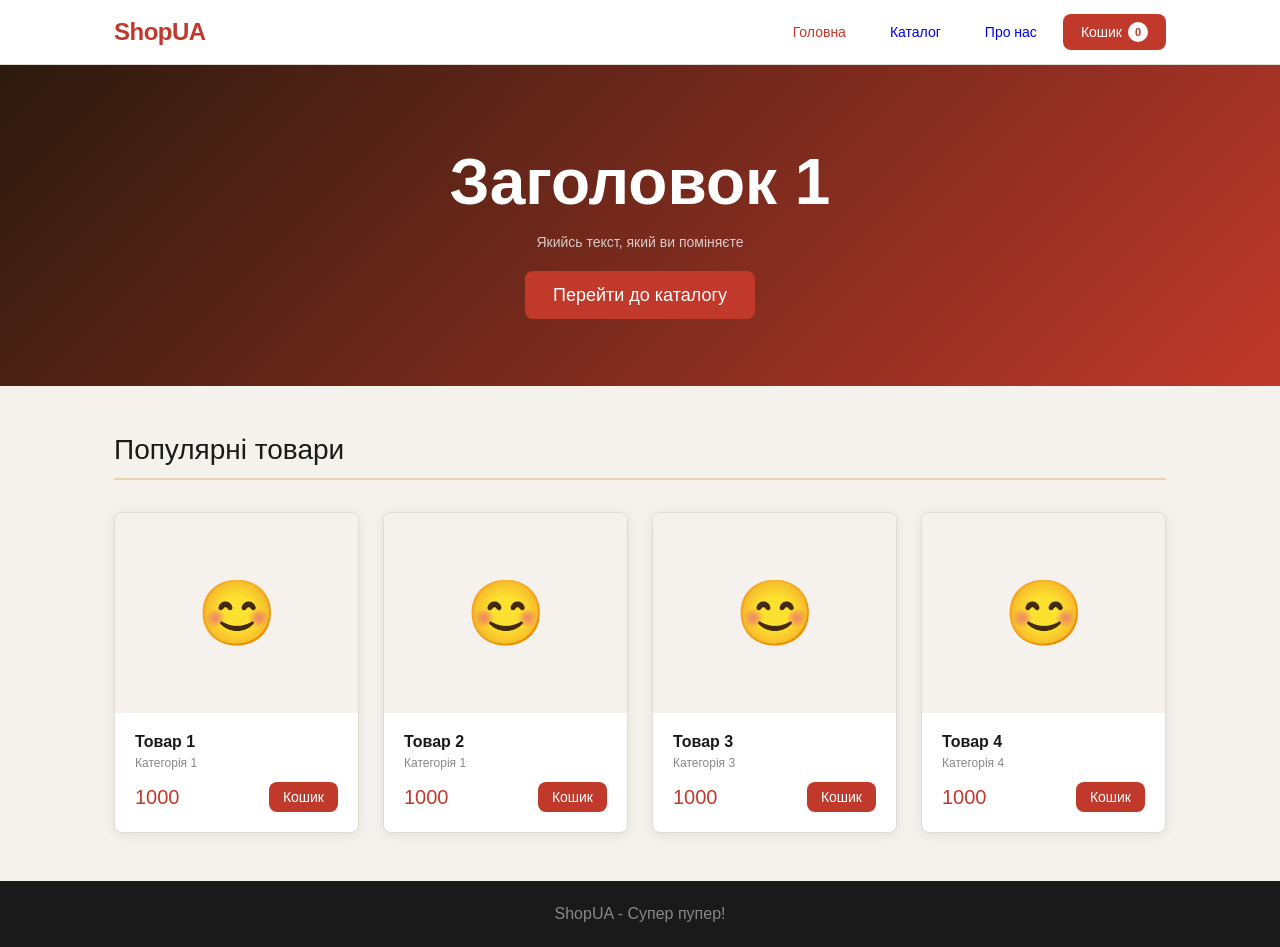
<file: index.html>
<!DOCTYPE html>
<html lang="en">
<head>
    <meta charset="UTF-8">
    <meta name="viewport" content="width=device-width, initial-scale=1.0">
    <title>ShopUA - Головна</title>
    <link rel="stylesheet" href="css/style.css">
</head>
<body>
    <header>
        <div class="header-inner">
            <a class="logo" href="index.html">ShopUA</a>
            <nav>
                <a class="nav-btn active" href="index.html">Головна</a>
                <a class="nav-btn" href="catalog.html">Каталог</a>
                <a class="nav-btn" href="about.html">Про нас</a>
                <a class="cart-btn" href="cart.html">
                    Кошик <span class="cart-count" id="cart-count">0</span>
                </a>
            </nav>
        </div>
    </header>

    <main>
        <div class="hero">
            <h1>Заголовок 1</h1>
            <p>Якийсь текст, який ви поміняєте</p>
            <a class="btn-primary" href="catalog.html">Перейти до каталогу</a>
        </div>

        <div class="section">
            <div class="section-title">Популярні товари</div>
            <div class="products-grid" id="home-featured"></div>
        </div>
    </main>

    <footer>ShopUA - Супер пупер!</footer>

    <div class="toast" id="toast"></div>

    <script src="js/products.js"></script>
    <script src="js/cart.js"></script>
    <script src="js/utils.js"></script>
    <script>
        function renderFeatured() {
            var container = document.getElementById("home-featured");
            var featured = products.slice(0, 4);
            for (let i = 0; i < featured.length; i++) {
                container.appendChild(createProductCard(featured[i]));
            }
        }

        updateCartCount();
        renderFeatured();
    </script>
</body>
</html>
</file>
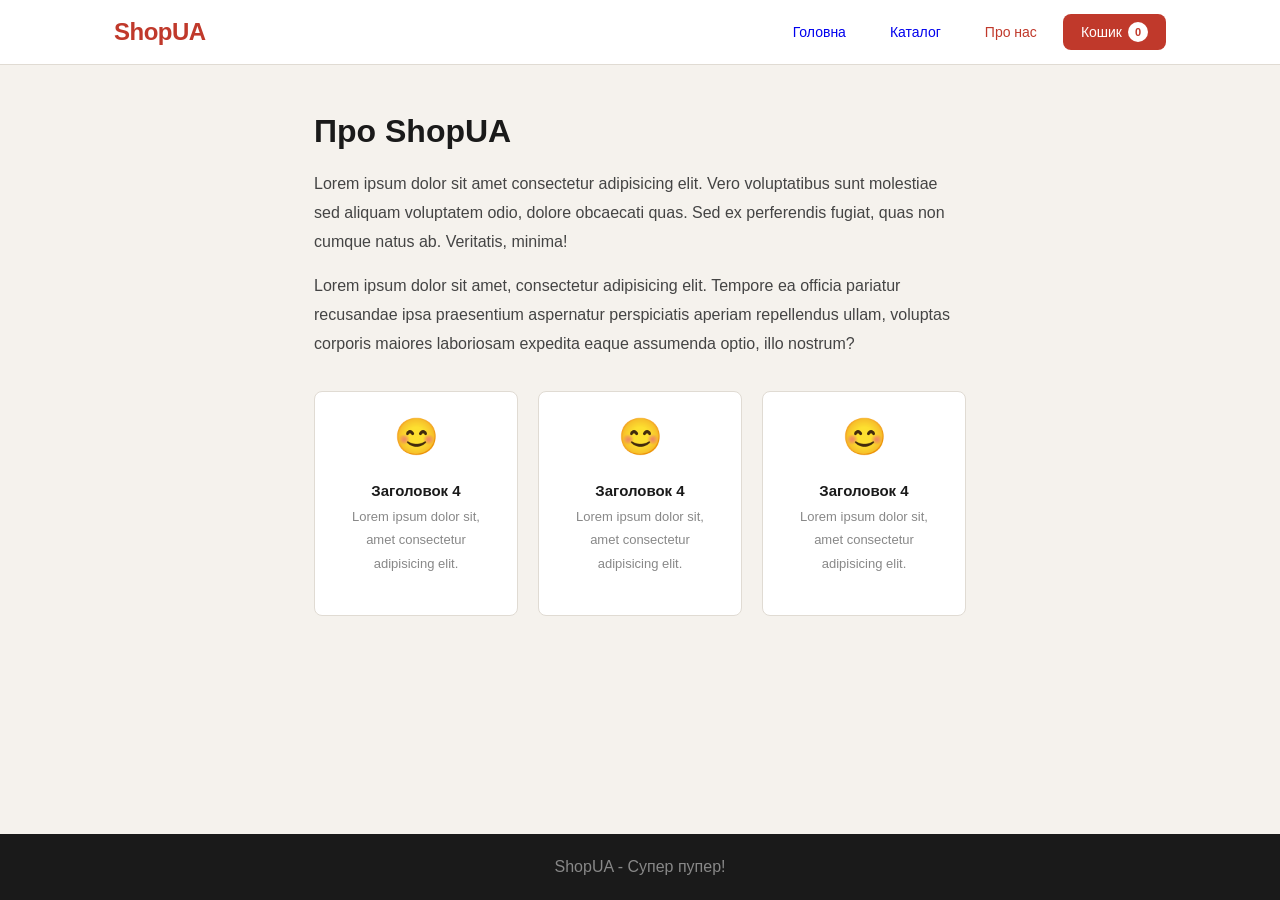
<file: about.html>
<!DOCTYPE html>
<html lang="en">
<head>
    <meta charset="UTF-8">
    <meta name="viewport" content="width=device-width, initial-scale=1.0">
    <title>ShopUA - Про нас</title>
    <link rel="stylesheet" href="css/style.css">
</head>
<body>
    <header>
        <div class="header-inner">
            <a class="logo" href="index.html">ShopUA</a>
            <nav>
                <a class="nav-btn" href="index.html">Головна</a>
                <a class="nav-btn" href="catalog.html">Каталог</a>
                <a class="nav-btn active" href="about.html">Про нас</a>
                <a class="cart-btn" href="cart.html">
                    Кошик <span class="cart-count" id="cart-count">0</span>
                </a>
            </nav>
        </div>
    </header>

    <main>
        <div class="about-section">
            <h2>Про ShopUA</h2>
            <p>Lorem ipsum dolor sit amet consectetur adipisicing elit. Vero voluptatibus sunt molestiae sed aliquam voluptatem odio, dolore obcaecati quas. Sed ex perferendis fugiat, quas non cumque natus ab. Veritatis, minima!</p>
            <p>Lorem ipsum dolor sit amet, consectetur adipisicing elit. Tempore ea officia pariatur recusandae ipsa praesentium aspernatur perspiciatis aperiam repellendus ullam, voluptas corporis maiores laboriosam expedita eaque assumenda optio, illo nostrum?</p>

            <div class="about-cards">
                <div class="about-card">
                    <div class="icon">😊</div>
                    <h4>Заголовок 4</h4>
                    <p>Lorem ipsum dolor sit, amet consectetur adipisicing elit.</p>
                </div>
                <div class="about-card">
                    <div class="icon">😊</div>
                    <h4>Заголовок 4</h4>
                    <p>Lorem ipsum dolor sit, amet consectetur adipisicing elit.</p>
                </div>
                <div class="about-card">
                    <div class="icon">😊</div>
                    <h4>Заголовок 4</h4>
                    <p>Lorem ipsum dolor sit, amet consectetur adipisicing elit.</p>
                </div>
            </div>
        </div>
    </main>

    <footer>ShopUA - Супер пупер!</footer>

    <div class="toast" id="toast"></div>

    <script src="js/products.js"></script>
    <script src="js/cart.js"></script>
    <script src="js/utils.js"></script>
    <script>
        updateCartCount();
    </script>
</body>
</html>
</file>
<file: css/style.css>
:root {
    --bg: #f5f2ed;
    --surface: #ffffff;
    --accent: #c0392b;
    --accent2: #e8d5b0;
    --text: #1a1a1a;
    --muted: #888;
    --border: #e0dbd3;
    --radius: 8px;
    --shadow: 0 2px 12px rgba(0,0,0,0.08);
}

* {
    box-sizing: border-box;
    margin: 0;
    padding: 0;
}

body {
    font-family: sans-serif;
    background-color: var(--bg);
    color: var(--text);
    font-weight: 400;
    min-height: 100vh;
    display: flex;
    flex-direction: column;
}

main {
    flex: 1;
}

header {
    background-color: var(--surface);
    border-bottom: 1px solid var(--border);
    position: sticky;
    top: 0;
    z-index: 100;
}

.header-inner {
    max-width: 1100px;
    margin: 0 auto;
    padding: 0px 24px;
    height: 64px;
    display: flex;
    align-items: center;
    justify-content: space-between;
}

.logo {
    font-family: 'Segoe UI', Tahoma, Geneva, Verdana, sans-serif;
    font-size: 24px;
    font-weight: bold;
    color: var(--accent);
    text-decoration: none;
    letter-spacing: -0.5px;
}

nav {
    display: flex;
    gap: 8px;
    align-items: center;
}

.nav-btn {
    background-color: none;
    border: none;
    cursor: pointer;
    font-family: 'Segoe UI', Tahoma, Geneva, Verdana, sans-serif;
    font-size: 14px;
    font-weight: 500;
    padding: 8px 18px;
    border-radius: var(--radius);
    text-decoration: none;
    display: inline-flex;
    align-items: center;
    transition: background-color 0.2s;
}

.nav-btn:hover {
    background-color: var(--bg);
}

.nav-btn.active {
    color: var(--accent);
}

.cart-btn {
    background-color: var(--accent);
    color: #fff;
    border: none;
    cursor: pointer;
    font-family: 'Segoe UI', Tahoma, Geneva, Verdana, sans-serif;
    font-size: 14px;
    font-weight: 500;
    padding: 8px 18px;
    border-radius: var(--radius);
    text-decoration: none;
    display: inline-flex;
    align-items: center;
    gap: 6px;
    transition: opacity 0.2s;
}

.cart-btn:hover {
    opacity: 0.85s;
}

.cart-count {
    background-color: #fff;
    color: var(--accent);
    border-radius: 50%;
    width: 20px;
    height: 20px;
    font-size: 11px;
    font-weight: 700;
    display: inline-flex;
    align-items: center;
    justify-content: center;
}

.products-grid {
    display: grid;
    gap: 24px;
    grid-template-columns: repeat(auto-fill, minmax(240px, 1fr));
}

.product-card {
    background-color: var(--surface);
    border: 1px solid var(--border);
    border-radius: var(--radius);
    overflow: hidden;
    box-shadow: var(--shadow);
    text-decoration: none;
    color: var(--text);
    display: block;
    transition: transform 0.2s, box-shadow 0.2s;
}

.product-card:hover {
    transform: translateY(-4px);
    box-shadow: 0 8px 24px rgba(0,0,0,0.12);
}

.product-img {
    width: 100%;
    height: 200px;
    display: flex;
    align-items: center;
    justify-content: center;
    font-size: 64px;
    background-color: var(--bg);
}

.product-info {
    padding: 20px;
}

.product-name {
    font-weight: bold;
    font-size: 16px;
    margin-bottom: 5px;
}

.product-category {
    font-size: 12px;
    color: var(--muted);
    margin-bottom: 12px;
}

.product-footer {
    display: flex;
    align-items: center;
    justify-content: space-between;
}

.product-price {
    font-family: 'Segoe UI', Tahoma, Geneva, Verdana, sans-serif;
    font-size: 20px;
    color: var(--accent);
}

.btn-add {
    background-color: var(--accent);
    color: #fff;
    border: none;
    cursor: pointer;
    font-size: 14px;
    padding: 7px 14px;
    border-radius: var(--radius);
    transition: opacity 0.2s, transform 0.15s;
}

.btn-add:hover {
    opacity: 0.85;
    transform: scale(1.05);
}

.btn-add:active {
    transform: scale(0.97);
}

.hero {
    background: linear-gradient(135deg, #2c1a0e 0%, var(--accent) 100%);
    color: #fff;
    padding: 80px 24px;
    text-align: center;
}

.hero h1 {
    font-size: 64px;
    font-weight: bold;
    margin-bottom: 15px;
}

.hero p {
    font-size: 14px;
    opacity: 0.75;
    margin-bottom: 35px;
}

.btn-primary {
    background-color: var(--accent);
    color: #fff;
    border: none;
    cursor: pointer;
    font-size: 18px;
    padding: 14px 28px;
    border-radius: var(--radius);
    transition: opacity 0.2s, transform 0.15s;
    text-decoration: none;
}

.btn-primary:hover {
    opacity: 0.85;
    transform: scale(1.05);
}

.btn-primary:active {
    transform: scale(0.97);
}

.section {
    max-width: 1100px;
    margin: 0 auto;
    padding: 48px 24px;
}

.section-title {
    font-size: 28px;
    margin-bottom: 32px;
    padding-bottom: 12px;
    border-bottom: 2px solid var(--accent2);
}

footer {
    background-color: #1a1a1a;
    color: #888;
    text-align: center;
    padding: 24px;
}

.categories {
    display: flex;
    gap: 12px;
    flex-wrap: wrap;
    margin-bottom: 32px;
}

.cat-btn {
  background: var(--surface);
  border: 1px solid var(--border);
  cursor: pointer;
  font-family: 'Fira Sans', sans-serif;
  font-size: 14px;
  padding: 8px 18px;
  border-radius: 20px;
  transition: all 0.2s;
}
.cat-btn:hover, .cat-btn.active {
  background: var(--accent);
  color: #fff;
  border-color: var(--accent);
}

.about-section {
    max-width: 700px;
    margin: 0 auto;
    padding: 48px 24px;
}

.about-section h2 {
    font-size: 32px;
    margin-bottom: 20px;
}

.about-section p {
    font-size: 16px;
    line-height: 1.8;
    color: #444;
    margin-bottom: 16px;
}

.about-cards {
    display: grid;
    grid-template-columns: repeat(3, 1fr);
    gap: 20px;
    margin-top: 32px;
}

.about-card .icon {
    font-size: 36px;
    margin-bottom: 24px;
}

.about-card h4 {
    font-size: 15px;
    font-weight: bold;
    margin-bottom: 6px;
}

.about-card p {
    font-size: 13px;
    color: var(--muted);
}

.about-card {
    background: var(--surface);
    border: 1px solid var(--border);
    border-radius: var(--radius);
    padding: 24px;
    text-align: center;
}

.cart-empty {
    text-align: center;
    padding: 80px 0;
    color: var(--muted);
}

.cart-empty .empty-icon {
    font-size: 64px;
    margin-bottom: 16px;
}

.cart-summary {
    background: var(--surface);
    border: 1px solid var(--border);
    border-radius: var(--radius);
    padding: 24px;
    margin-top: 24px;
}

.summary-row {
    display: flex;
    justify-content: space-between;
    font-size: 15px;
    margin-bottom: 10px;
}

.summary-row.total {
    font-size: 18px;
    font-weight: bold;
    border-top: 1px solid var(--border);
    padding-top: 12px;
    margin-top: 8px;
}

.cart-item {
    background: var(--surface);
    border: 1px solid var(--border);
    border-radius: var(--radius);
    padding: 16px;
    display: flex;
    align-items: center;
    gap: 16px;
    margin-bottom: 12px;
    animation: fadeIn 0.25s ease;
}

@keyframes fadeIn {
    from {
        opacity: 0;
        transform: translateY(6px);
    }
    to {
        opacity: 1;
        transform: translateY(0px);
    }
}

.cart-item-img {
    font-size: 40px;
    width: 64px;
    height: 64px;
    background: var(--bg);
    border-radius: var(--radius);
    display: flex;
    align-items: center;
    justify-content: center;
    flex-shrink: 0;
}

.cart-item-info {
    flex: 1;
}

.cart-item-name {
    font-weight: bold;
    font-size: 15px;
}

.cart-item-price {
    font-size: 13px;
    color: var(--muted);
    margin-top: 2px;
}

.cart-item-right {
    display: flex;
    align-items: center;
    gap: 16px;
}

.cart-item-total {
    font-size: 18px;
    color: var(--accent);
    min-width: 72px;
    text-align: right;
}

.remove-btn {
    background: none;
    border: none;
    cursor: pointer;
    font-size: 18px;
    color: var(--muted);
    padding: 4px;
    transition: color 0.15s;
}

.remove-btn:hover {
    color: var(--accent);
}

.toast {
    position: fixed;
    bottom: 24px;
    right: 24px;
    background: #222;
    color: #fff;
    padding: 12px 20px;
    border-radius: var(--radius);
    font-size: 14px;
    opacity: 0;
    transform: translateY(12px);
    pointer-events: none;
    transition: all 0.3s;
    z-index: 100;
}

.toast.show {
    opacity: 1;
    transform: translateY(0px);
}
</file>
